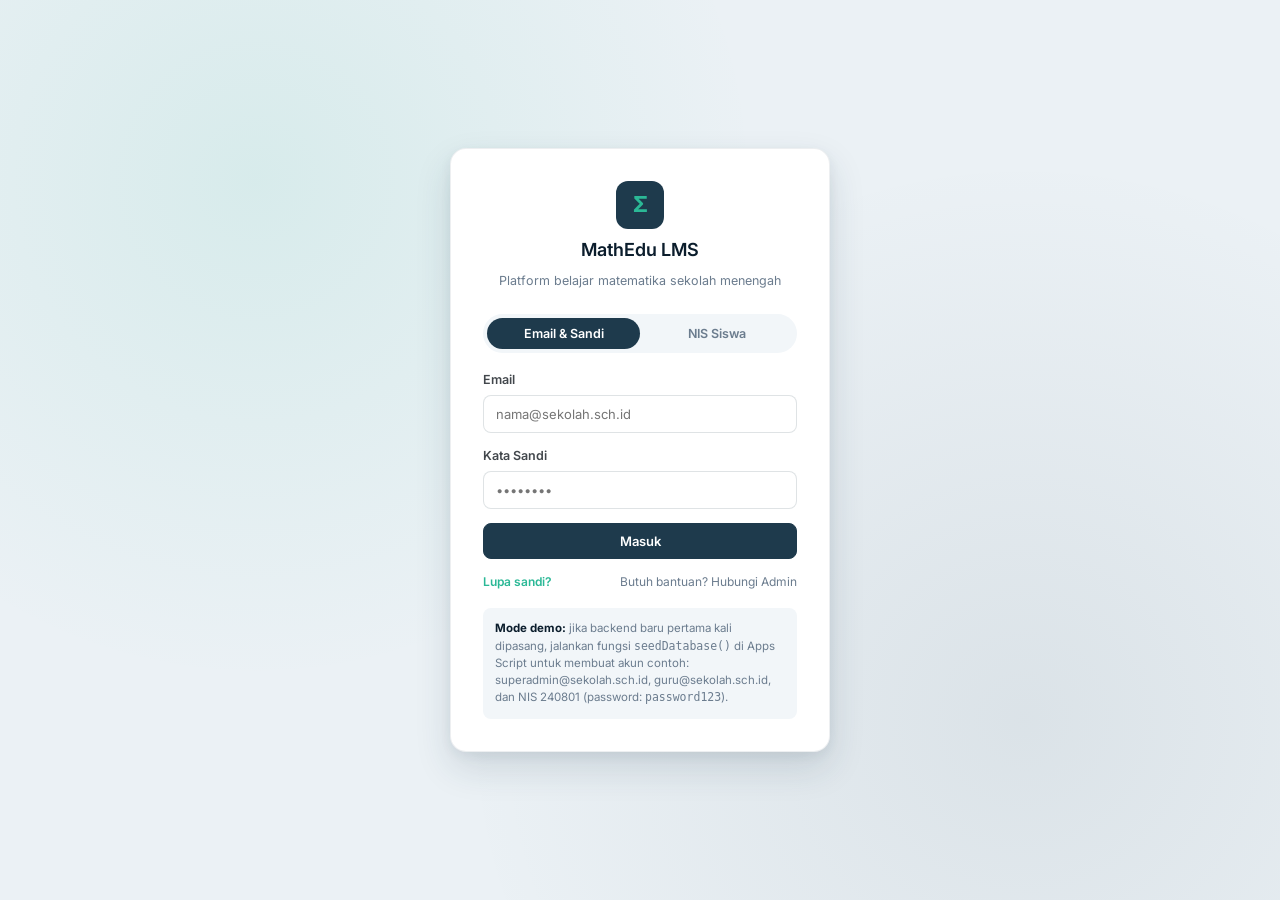
<file: index.html>
<!doctype html>
<html lang="id">
<head>
<meta charset="UTF-8">
<meta name="viewport" content="width=device-width, initial-scale=1, viewport-fit=cover">
<title>Masuk — MathEdu LMS</title>
<link rel="preconnect" href="https://fonts.googleapis.com">
<link href="https://fonts.googleapis.com/css2?family=Inter:wght@400;500;600;700&display=swap" rel="stylesheet">
<link rel="stylesheet" href="assets/css/tokens.css">
<style>
  body{display:flex;align-items:center;justify-content:center;min-height:100vh;background:
    radial-gradient(circle at 20% 20%, rgba(43,184,150,.10), transparent 40%),
    radial-gradient(circle at 80% 80%, rgba(30,58,76,.08), transparent 45%), var(--canvas);}
  .login-card{width:100%;max-width:380px;background:var(--surface);border:1px solid var(--border);
    border-radius:var(--r-xl);box-shadow:var(--shadow-3);padding:32px}
  .login-brand{display:flex;flex-direction:column;align-items:center;gap:8px;margin-bottom:24px}
  .login-brand .mark{width:48px;height:48px;border-radius:var(--r-lg);background:var(--primary);
    color:var(--secondary);display:flex;align-items:center;justify-content:center;font-weight:700;font-size:22px}
  .login-brand h1{font-size:18px}
  .login-brand p{color:var(--text-soft);font-size:12.5px}
  .tabs{display:flex;background:var(--surface-low);border-radius:var(--r-full);padding:4px;margin-bottom:18px}
  .tabs button{flex:1;border:none;background:transparent;padding:8px;border-radius:var(--r-full);
    font-size:12.5px;font-weight:600;color:var(--text-soft);cursor:pointer}
  .tabs button.active{background:var(--primary);color:#fff}
  .err{color:var(--danger);font-size:12.5px;margin:-6px 0 12px;display:none}
  .foot-links{display:flex;justify-content:space-between;margin-top:14px;font-size:12px;color:var(--text-soft)}
  .foot-links a{color:var(--secondary);text-decoration:none;font-weight:600}
  .seed-note{margin-top:18px;padding:12px;border-radius:var(--r-md);background:var(--surface-low);
    font-size:11.5px;color:var(--text-soft);line-height:1.5}
  .seed-note b{color:var(--text)}
</style>
</head>
<body>
  <div class="login-card">
    <div class="login-brand">
      <div class="mark">Σ</div>
      <h1>MathEdu LMS</h1>
      <p>Platform belajar matematika sekolah menengah</p>
    </div>

    <div class="tabs">
      <button type="button" class="active" data-mode="password">Email &amp; Sandi</button>
      <button type="button" data-mode="nis">NIS Siswa</button>
    </div>

    <form id="login-form">
      <div class="form-field" id="field-identity">
        <label id="label-identity">Email</label>
        <input type="text" id="identity" placeholder="nama@sekolah.sch.id" required>
      </div>
      <div class="form-field" id="field-password">
        <label>Kata Sandi</label>
        <input type="password" id="password" placeholder="••••••••" required>
      </div>
      <div class="err" id="login-err"></div>
      <button type="submit" class="btn primary" style="width:100%;justify-content:center" id="login-submit">Masuk</button>
    </form>

    <div class="foot-links">
      <a href="#" id="forgot-link">Lupa sandi?</a>
      <span>Butuh bantuan? Hubungi Admin</span>
    </div>

    <div class="seed-note">
      <b>Mode demo:</b> jika backend baru pertama kali dipasang, jalankan fungsi
      <code>seedDatabase()</code> di Apps Script untuk membuat akun contoh:
      superadmin@sekolah.sch.id, guru@sekolah.sch.id, dan NIS 240801 (password: <code>password123</code>).
    </div>
  </div>

<script src="assets/js/config.js"></script>
<script src="assets/js/api.js"></script>
<script>
  let mode = "password";
  document.querySelectorAll(".tabs button").forEach(btn=>{
    btn.addEventListener("click", ()=>{
      document.querySelectorAll(".tabs button").forEach(b=>b.classList.remove("active"));
      btn.classList.add("active");
      mode = btn.dataset.mode;
      document.getElementById("label-identity").textContent = mode === "nis" ? "NIS Siswa" : "Email";
      document.getElementById("identity").placeholder = mode === "nis" ? "cth. 240801" : "nama@sekolah.sch.id";
    });
  });

  const form = document.getElementById("login-form");
  const errBox = document.getElementById("login-err");
  const submitBtn = document.getElementById("login-submit");

  // Jika sudah login, langsung arahkan ke dashboard sesuai peran
  (function redirectIfLoggedIn(){
    const u = LMS_AUTH.getUser();
    if (u && LMS_AUTH.getToken()) {
      window.location.href = u.role === "guru" ? "dashboard-guru.html"
        : u.role === "superadmin" ? "superadmin.html" : "jalur-belajar.html";
    }
  })();

  form.addEventListener("submit", async (e)=>{
    e.preventDefault();
    errBox.style.display = "none";
    submitBtn.disabled = true;
    submitBtn.textContent = "Memproses…";
    try {
      const identity = document.getElementById("identity").value.trim();
      const password = document.getElementById("password").value;
      const data = await LMS_API.call("login", { mode, identity, password });
      LMS_AUTH.setSession(data.token, data.user);
      window.location.href = data.user.role === "guru" ? "dashboard-guru.html"
        : data.user.role === "superadmin" ? "superadmin.html" : "jalur-belajar.html";
    } catch (err) {
      errBox.textContent = err.message;
      errBox.style.display = "block";
    } finally {
      submitBtn.disabled = false;
      submitBtn.textContent = "Masuk";
    }
  });

  document.getElementById("forgot-link").addEventListener("click", (e)=>{
    e.preventDefault();
    alert("Hubungi admin sekolah untuk mengatur ulang kata sandi Anda.");
  });
</script>
</body>
</html>
</file>
<file: assets/css/tokens.css>
/* =========================================================
   MathEdu LMS — Design Tokens
   Sumber: "Slate & Mint Enterprise" (stitch_ui_ux_wireframe_redesign)
   ========================================================= */
:root{
  /* Warna inti */
  --primary:#1e3a4c;
  --primary-dark:#0b1d2c;
  --primary-container:#213241;
  --on-primary:#ffffff;

  --secondary:#2bb896;      /* mint - status positif/aktif */
  --secondary-container:#e8f7f3;
  --on-secondary:#00725b;

  --tertiary:#e07a5f;       /* terracotta - peringatan/remedial */
  --tertiary-container:#fdf1ec;
  --on-tertiary:#7c2e19;

  --danger:#ba1a1a;
  --danger-container:#ffdad6;

  --neutral:#6b7c8e;        /* teks sekunder / border */
  --neutral-soft:#8eabc0;

  --canvas:#ebf1f5;         /* latar halaman */
  --surface:#ffffff;        /* kartu */
  --surface-low:#f2f6f9;
  --border:rgba(30,58,76,.08);
  --border-strong:rgba(30,58,76,.14);

  --text:#0b1d2c;
  --text-muted:#42474c;
  --text-soft:#6b7c8e;

  /* Radius */
  --r-sm:.25rem;
  --r-md:.5rem;
  --r-lg:.75rem;
  --r-xl:1rem;
  --r-full:9999px;

  /* Spacing */
  --sp-xs:.25rem;
  --sp-sm:.5rem;
  --sp-md:1rem;
  --sp-lg:1.5rem;
  --sp-xl:2rem;

  /* Elevation */
  --shadow-1:0 2px 8px rgba(30,58,76,.04), 0 1px 2px rgba(30,58,76,.02);
  --shadow-2:0 8px 20px rgba(30,58,76,.08), 0 2px 6px rgba(30,58,76,.04);
  --shadow-3:0 16px 36px rgba(30,58,76,.14), 0 4px 12px rgba(30,58,76,.06);

  --sidebar-w:240px;
}

@media (prefers-color-scheme: dark){
  :root:not([data-theme="light"]){
    --canvas:#12181d; --surface:#1b2329; --surface-low:#202a31;
    --text:#e8f2ff; --text-muted:#c2c7cc; --text-soft:#8eabc0;
    --border:rgba(255,255,255,.08); --border-strong:rgba(255,255,255,.14);
  }
}
:root[data-theme="dark"]{
  --canvas:#12181d; --surface:#1b2329; --surface-low:#202a31;
  --text:#e8f2ff; --text-muted:#c2c7cc; --text-soft:#8eabc0;
  --border:rgba(255,255,255,.08); --border-strong:rgba(255,255,255,.14);
}

*{box-sizing:border-box}
html,body{height:100%}
body{
  margin:0;
  background:var(--canvas);
  color:var(--text);
  font-family:Inter,ui-sans-serif,system-ui,-apple-system,"Segoe UI",Roboto,sans-serif;
  font-size:14px;
  line-height:1.45;
}
h1,h2,h3,h4{margin:0;font-weight:600}
p{margin:0}
a{color:inherit}
button{font-family:inherit}

.text-display{font-size:32px;font-weight:700;line-height:40px}
.text-headline-lg{font-size:24px;font-weight:600;line-height:32px}
.text-headline-md{font-size:20px;font-weight:600;line-height:28px}
.text-headline-sm{font-size:16px;font-weight:600;line-height:24px}
.text-body-lg{font-size:16px;font-weight:400;line-height:24px}
.text-body-md{font-size:14px;font-weight:400;line-height:20px}
.text-body-sm{font-size:12px;font-weight:400;line-height:16px}
.text-label-lg{font-size:14px;font-weight:500;line-height:20px}
.text-label-sm{font-size:11px;font-weight:600;line-height:14px;letter-spacing:.02em}
.text-metric{font-size:22px;font-weight:700;line-height:28px;font-variant-numeric:tabular-nums}
.text-muted{color:var(--text-soft)}

/* ---------- App shell ---------- */
.app-shell{display:flex;min-height:100vh}
.sidebar{
  width:var(--sidebar-w);flex:0 0 var(--sidebar-w);
  background:var(--primary);color:#fff;
  display:flex;flex-direction:column;
  padding:var(--sp-md) var(--sp-sm);
  position:sticky;top:0;height:100vh;overflow-y:auto;
}
.sidebar .brand{display:flex;align-items:center;gap:10px;padding:8px 10px 16px}
.sidebar .brand .mark{width:32px;height:32px;border-radius:var(--r-md);background:var(--secondary);
  display:flex;align-items:center;justify-content:center;font-weight:700;color:#00281f;flex:0 0 auto}
.sidebar .brand .name{font-weight:700;font-size:14px;line-height:1.1}
.sidebar .brand .sub{font-size:11px;color:var(--neutral-soft)}

.sidebar .user{display:flex;gap:10px;align-items:center;background:rgba(255,255,255,.06);
  border-radius:var(--r-lg);padding:10px;margin-bottom:14px}
.sidebar .user .avatar{width:34px;height:34px;border-radius:50%;background:var(--secondary);
  color:#00281f;display:flex;align-items:center;justify-content:center;font-weight:700;flex:0 0 auto;font-size:12px}
.sidebar .user .who{min-width:0}
.sidebar .user .who .n{font-size:12.5px;font-weight:600;white-space:nowrap;overflow:hidden;text-overflow:ellipsis}
.sidebar .user .who .r{font-size:10.5px;color:var(--neutral-soft)}

.sidebar nav{display:flex;flex-direction:column;gap:2px;flex:1}
.sidebar nav a{
  display:flex;align-items:center;gap:10px;padding:9px 12px;border-radius:var(--r-full);
  color:var(--neutral-soft);text-decoration:none;font-size:13px;font-weight:500;
  transition:background .15s,color .15s;
}
.sidebar nav a:hover{color:#fff;background:rgba(255,255,255,.08)}
.sidebar nav a.active{background:#fff;color:var(--primary);font-weight:600}
.sidebar nav a .ic{width:18px;text-align:center;flex:0 0 auto}
.sidebar .logout{margin-top:auto}
.sidebar .logout a{color:var(--neutral-soft)}
.sidebar .logout a:hover{color:#fff}

.main{flex:1;min-width:0;display:flex;flex-direction:column}
.topbar{
  display:flex;align-items:center;gap:16px;padding:12px 24px;background:var(--surface);
  border-bottom:1px solid var(--border);position:sticky;top:0;z-index:5;
}
.topbar .greet{display:flex;align-items:center;gap:8px;flex:0 0 auto}
.topbar .greet .mark{width:26px;height:26px;border-radius:6px;background:var(--surface-low);
  display:flex;align-items:center;justify-content:center;font-size:14px}
.pill{display:inline-flex;align-items:center;gap:4px;border-radius:var(--r-full);
  padding:3px 10px;font-size:11px;font-weight:600;background:var(--secondary-container);color:var(--on-secondary)}
.search{flex:1;max-width:420px;display:flex;align-items:center;gap:8px;background:var(--surface-low);
  border:1px solid var(--border);border-radius:var(--r-full);padding:8px 14px;color:var(--text-soft);font-size:13px}
.topbar .icons{display:flex;align-items:center;gap:14px;margin-left:auto}
.topbar .icon-btn{width:34px;height:34px;border-radius:50%;background:var(--surface-low);border:1px solid var(--border);
  display:flex;align-items:center;justify-content:center;cursor:pointer;font-size:14px}
.topbar .avatar{width:34px;height:34px;border-radius:50%;background:var(--primary);color:#fff;
  display:flex;align-items:center;justify-content:center;font-weight:700;font-size:12px}

.content{padding:20px 24px 48px;flex:1}
.breadcrumb{font-size:12px;color:var(--text-soft);margin-bottom:6px}
.breadcrumb b{color:var(--text);font-weight:600}
.page-head{display:flex;justify-content:space-between;align-items:flex-start;gap:16px;flex-wrap:wrap;margin-bottom:18px}
.page-head .title{max-width:640px}
.page-head .title p{color:var(--text-soft);margin-top:4px;font-size:13px}
.head-actions{display:flex;gap:8px;flex-wrap:wrap}

/* ---------- Buttons ---------- */
.btn{
  display:inline-flex;align-items:center;gap:6px;border-radius:var(--r-md);
  padding:9px 14px;font-size:13px;font-weight:600;cursor:pointer;border:1px solid var(--border-strong);
  background:var(--surface);color:var(--primary);transition:filter .15s, background .15s;
}
.btn:hover{filter:brightness(.98)}
.btn.primary{background:var(--primary);border-color:var(--primary);color:#fff}
.btn.mint{background:var(--secondary);border-color:var(--secondary);color:#00281f}
.btn.ghost{background:transparent;border-color:transparent}
.btn.sm{padding:6px 10px;font-size:12px}
.btn:disabled{opacity:.5;cursor:not-allowed}

/* ---------- Cards / grids ---------- */
.card{background:var(--surface);border:1px solid var(--border);border-radius:var(--r-lg);
  box-shadow:var(--shadow-1);padding:20px}
.card.tight{padding:14px}
.grid{display:grid;gap:16px}
.grid-4{grid-template-columns:repeat(4,1fr)}
.grid-3{grid-template-columns:repeat(3,1fr)}
.grid-2{grid-template-columns:repeat(2,1fr)}
@media (max-width:1080px){.grid-4{grid-template-columns:repeat(2,1fr)}.grid-3{grid-template-columns:repeat(2,1fr)}}
@media (max-width:720px){.grid-4,.grid-3,.grid-2{grid-template-columns:1fr}
  .app-shell{flex-direction:column}
  .sidebar{width:100%;flex:none;position:relative;height:auto}
}

.stat-tile{display:flex;flex-direction:column;gap:10px}
.stat-tile .top{display:flex;justify-content:space-between;align-items:flex-start}
.stat-tile .ic{width:40px;height:40px;border-radius:8px;display:flex;align-items:center;justify-content:center;font-size:18px}
.stat-tile .ic.mint{background:var(--secondary-container);color:var(--secondary)}
.stat-tile .ic.warn{background:var(--tertiary-container);color:var(--tertiary)}
.stat-tile .label{color:var(--text-soft);font-size:12px}
.stat-tile .delta{font-size:11px;color:var(--secondary);font-weight:600}
.stat-tile .delta.down{color:var(--tertiary)}

.progress{height:8px;border-radius:var(--r-full);background:var(--surface-low);overflow:hidden}
.progress > span{display:block;height:100%;background:var(--secondary);border-radius:var(--r-full)}
.progress.warn > span{background:var(--tertiary)}

.chip{display:inline-flex;align-items:center;gap:4px;border-radius:var(--r-full);padding:2px 10px;
  font-size:10.5px;font-weight:600;border:1px solid var(--border-strong);color:var(--text-soft)}
.chip.done{background:var(--secondary-container);color:var(--on-secondary);border-color:transparent}
.chip.warn{background:var(--tertiary-container);color:var(--on-tertiary);border-color:transparent}
.chip.locked{background:var(--surface-low);color:var(--text-soft);border-color:transparent}
.chip.active{background:var(--primary);color:#fff;border-color:transparent}

table.dt{width:100%;border-collapse:collapse;font-size:13px}
table.dt th{text-align:left;color:var(--text-soft);font-size:11px;font-weight:600;text-transform:none;
  padding:10px 12px;border-bottom:1px solid var(--border)}
table.dt td{padding:12px;border-bottom:1px solid var(--border)}
table.dt tr:last-child td{border-bottom:none}
table.dt tr:hover td{background:var(--surface-low)}

.avatar-sm{width:32px;height:32px;border-radius:50%;background:var(--primary-container);color:#fff;
  display:inline-flex;align-items:center;justify-content:center;font-size:11px;font-weight:700}

.form-field{display:flex;flex-direction:column;gap:6px;margin-bottom:14px}
.form-field label{font-size:12.5px;font-weight:600;color:var(--text-muted)}
.form-field input,.form-field select,.form-field textarea{
  border:1px solid var(--border-strong);border-radius:var(--r-md);padding:10px 12px;font-size:13px;
  background:var(--surface);color:var(--text);font-family:inherit;
}
.form-field input:focus,.form-field select:focus,.form-field textarea:focus{outline:2px solid var(--secondary);outline-offset:1px}

.toast{position:fixed;bottom:20px;right:20px;background:var(--primary);color:#fff;padding:12px 18px;
  border-radius:var(--r-md);box-shadow:var(--shadow-3);font-size:13px;z-index:50;display:none}
.toast.show{display:block}
.toast.error{background:var(--danger)}

.empty{text-align:center;color:var(--text-soft);padding:40px 20px;font-size:13px}
.skeleton{background:linear-gradient(90deg,var(--surface-low) 25%,var(--border) 37%,var(--surface-low) 63%);
  background-size:400% 100%;animation:sk 1.4s ease infinite;border-radius:var(--r-md)}
@keyframes sk{0%{background-position:100% 50%}100%{background-position:0 50%}}
</file>
